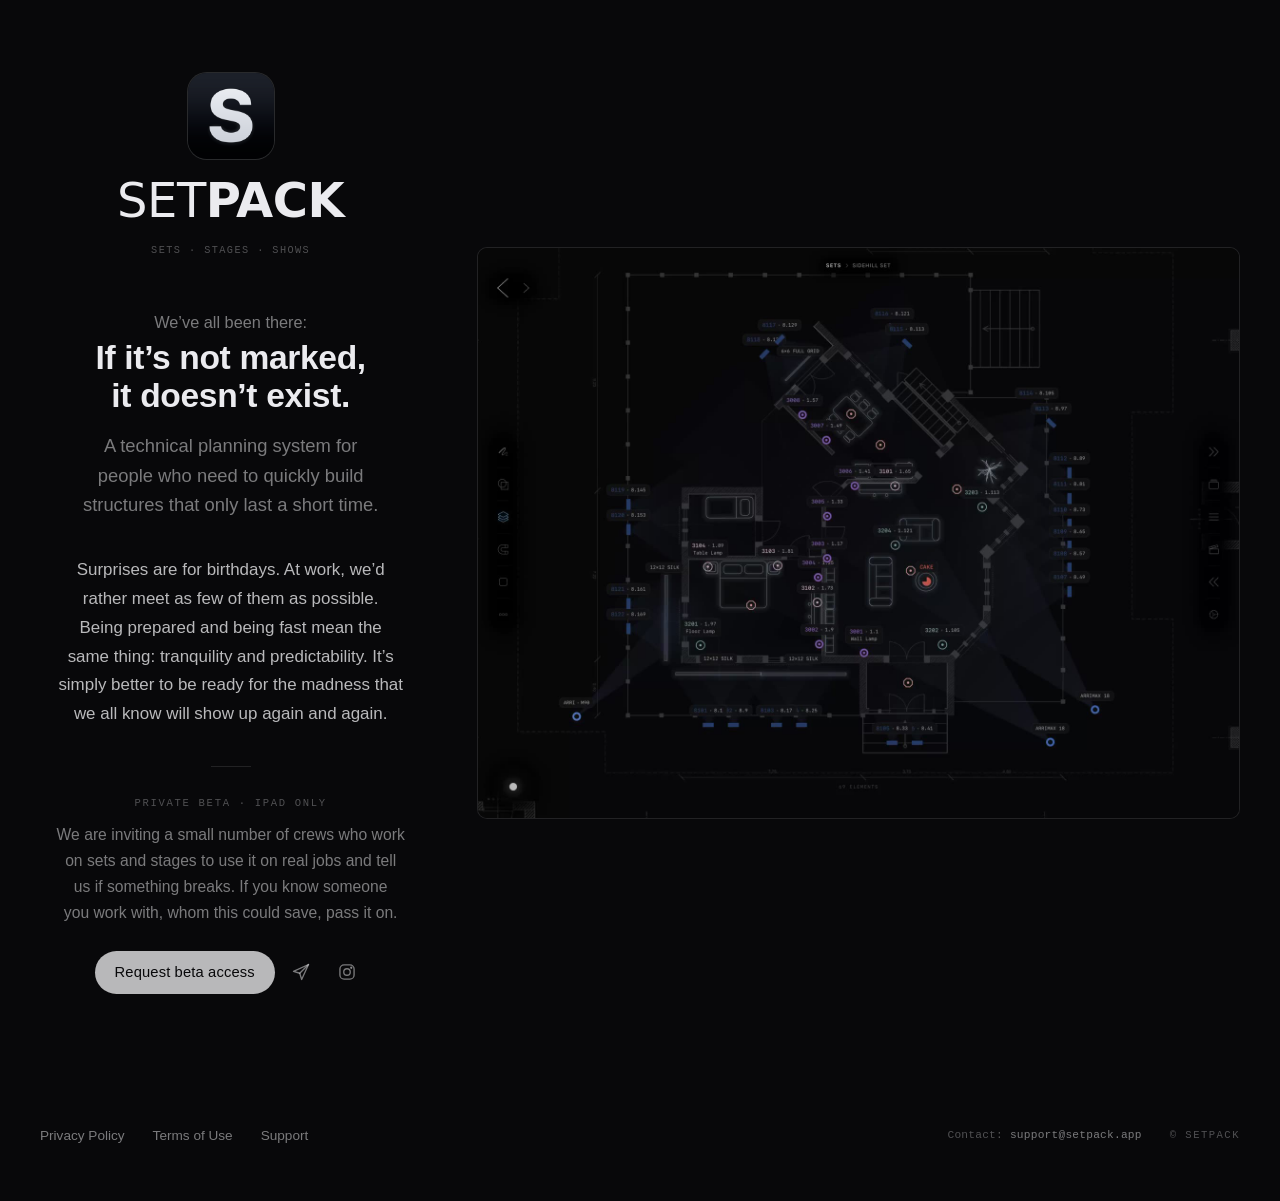
<file: index.html>
<!DOCTYPE html>
<html lang="en">
<head>
<meta charset="utf-8">
<meta name="viewport" content="width=device-width, initial-scale=1">
<title>SETPACK — Sets · Stages · Shows</title>
<meta name="description" content="SETPACK — a technical planning system for people who need to quickly build structures that only last a short time. Sets, stages, shows. iPad only.">
<meta name="theme-color" content="#08080A">
<meta property="og:title" content="SETPACK">
<meta property="og:description" content="If it’s not marked, it doesn’t exist. A technical planning system for people who need to quickly build structures that only last a short time.">
<meta property="og:image" content="https://setpack.dev/assets/setpack-icon-512.png">
<meta property="og:url" content="https://setpack.dev/">
<link rel="icon" href="./assets/setpack-icon-32.png" sizes="32x32" type="image/png">
<link rel="apple-touch-icon" href="./assets/setpack-icon-180.png">
<link rel="stylesheet" href="./assets/site.css?v=1017full">
</head>
<body>
  <main class="wrap landing">
    <div class="split">
      <section class="copy">
        <header class="brand">
          <img class="mark" src="./assets/setpack-icon-256.png" width="88" height="88" alt="">
          <h1 class="setpack-wordmark" aria-label="SETPACK">SET<b>PACK</b></h1>
          <span class="label">Sets &middot; Stages &middot; Shows</span>
        </header>

        <p class="lead-in">We&rsquo;ve all been there:</p>
        <p class="claim">If it&rsquo;s not marked, it doesn&rsquo;t exist.</p>
        <p class="tag">A technical planning system for people who need to quickly build structures that only last a short time.</p>

        <p class="story">Surprises are for birthdays. At work, we&rsquo;d rather meet as few of them as possible. Being prepared and being fast mean the same thing: tranquility and predictability. It&rsquo;s simply better to be ready for the madness that we all know will show up again and again.</p>

        <section class="panel">
          <span class="label">Private beta &middot; iPad only</span>
          <p>We are inviting a small number of crews who work on sets and stages to use it on real jobs and tell us if something breaks. If you know someone you work with, whom this could save, pass it on.</p>
          <div class="actions">
            <a class="cta" href="https://tally.so/r/zxBXXZ">Request beta access</a>
            <button class="cta ghost plane" type="button" id="pass-it-on" aria-label="Pass it on" title="Pass it on">
              <svg viewBox="0 0 24 24" width="20" height="20" aria-hidden="true" fill="none" stroke="currentColor" stroke-width="1.6" stroke-linejoin="round" stroke-linecap="round"><path d="M3 11.2 21 3l-8.2 18-2.3-7.5L3 11.2Z"/><path d="M10.5 13.5 21 3"/></svg>
            </button>
<a class="cta ghost plane" href="https://www.instagram.com/setpack.app/" target="_blank" rel="noopener" aria-label="SETPACK on Instagram" title="@setpack.app">
              <svg viewBox="0 0 24 24" width="20" height="20" aria-hidden="true" fill="none" stroke="currentColor" stroke-width="1.6" stroke-linejoin="round" stroke-linecap="round"><rect x="3.5" y="3.5" width="17" height="17" rx="5"/><circle cx="12" cy="12" r="3.9"/><circle cx="17.1" cy="6.9" r="0.6" fill="currentColor"/></svg>
            </a>
          </div>
        </section>
        <script>
          // Pass it on: the phone's own share sheet (WhatsApp, Messages, AirDrop...), else copy the link. No tracking.
          (function () {
            var b = document.getElementById('pass-it-on');
            if (!b) return;
            var url = 'https://setpack.dev/';
            var data = { title: 'SETPACK', text: 'If it\u2019s not marked, it doesn\u2019t exist.', url: url };
            function done(label) { b.title = label; b.classList.add('ok'); setTimeout(function () { b.title = 'Pass it on'; b.classList.remove('ok'); }, 2200); }
            b.addEventListener('click', function () {
              if (navigator.share) { navigator.share(data).catch(function () {}); return; }
              if (navigator.clipboard && window.isSecureContext) {
                navigator.clipboard.writeText(url).then(function () { done('Link copied'); }, function () { location.href = 'mailto:?subject=SETPACK&body=' + encodeURIComponent(data.text + '\n' + url); });
                return;
              }
              location.href = 'mailto:?subject=SETPACK&body=' + encodeURIComponent(data.text + '\n' + url);
            });
          })();
        </script>
      </section>

      <figure class="shot device">
        <video autoplay muted loop playsinline preload="metadata" poster="./assets/plot-full-poster.jpg?v=1017" width="1600" height="1200" aria-label="A lighting plot in SETPACK: fixtures, frames and furniture marked on a set floor plan, cleared and placed again.">
          <source src="./assets/plot-full.mp4?v=1017b" type="video/mp4">
        </video>
      </figure>
    </div>

    <div class="foot">
      <nav>
        <a href="./privacy.html">Privacy Policy</a>
        <a href="./terms.html">Terms of Use</a>
        <a href="./support.html">Support</a>
      </nav>
      <p class="contact">Contact: <a href="mailto:support@setpack.app">support@setpack.app</a></p>
      <footer>&copy; SETPACK</footer>
    </div>
  </main>
</body>
</html>
</file>
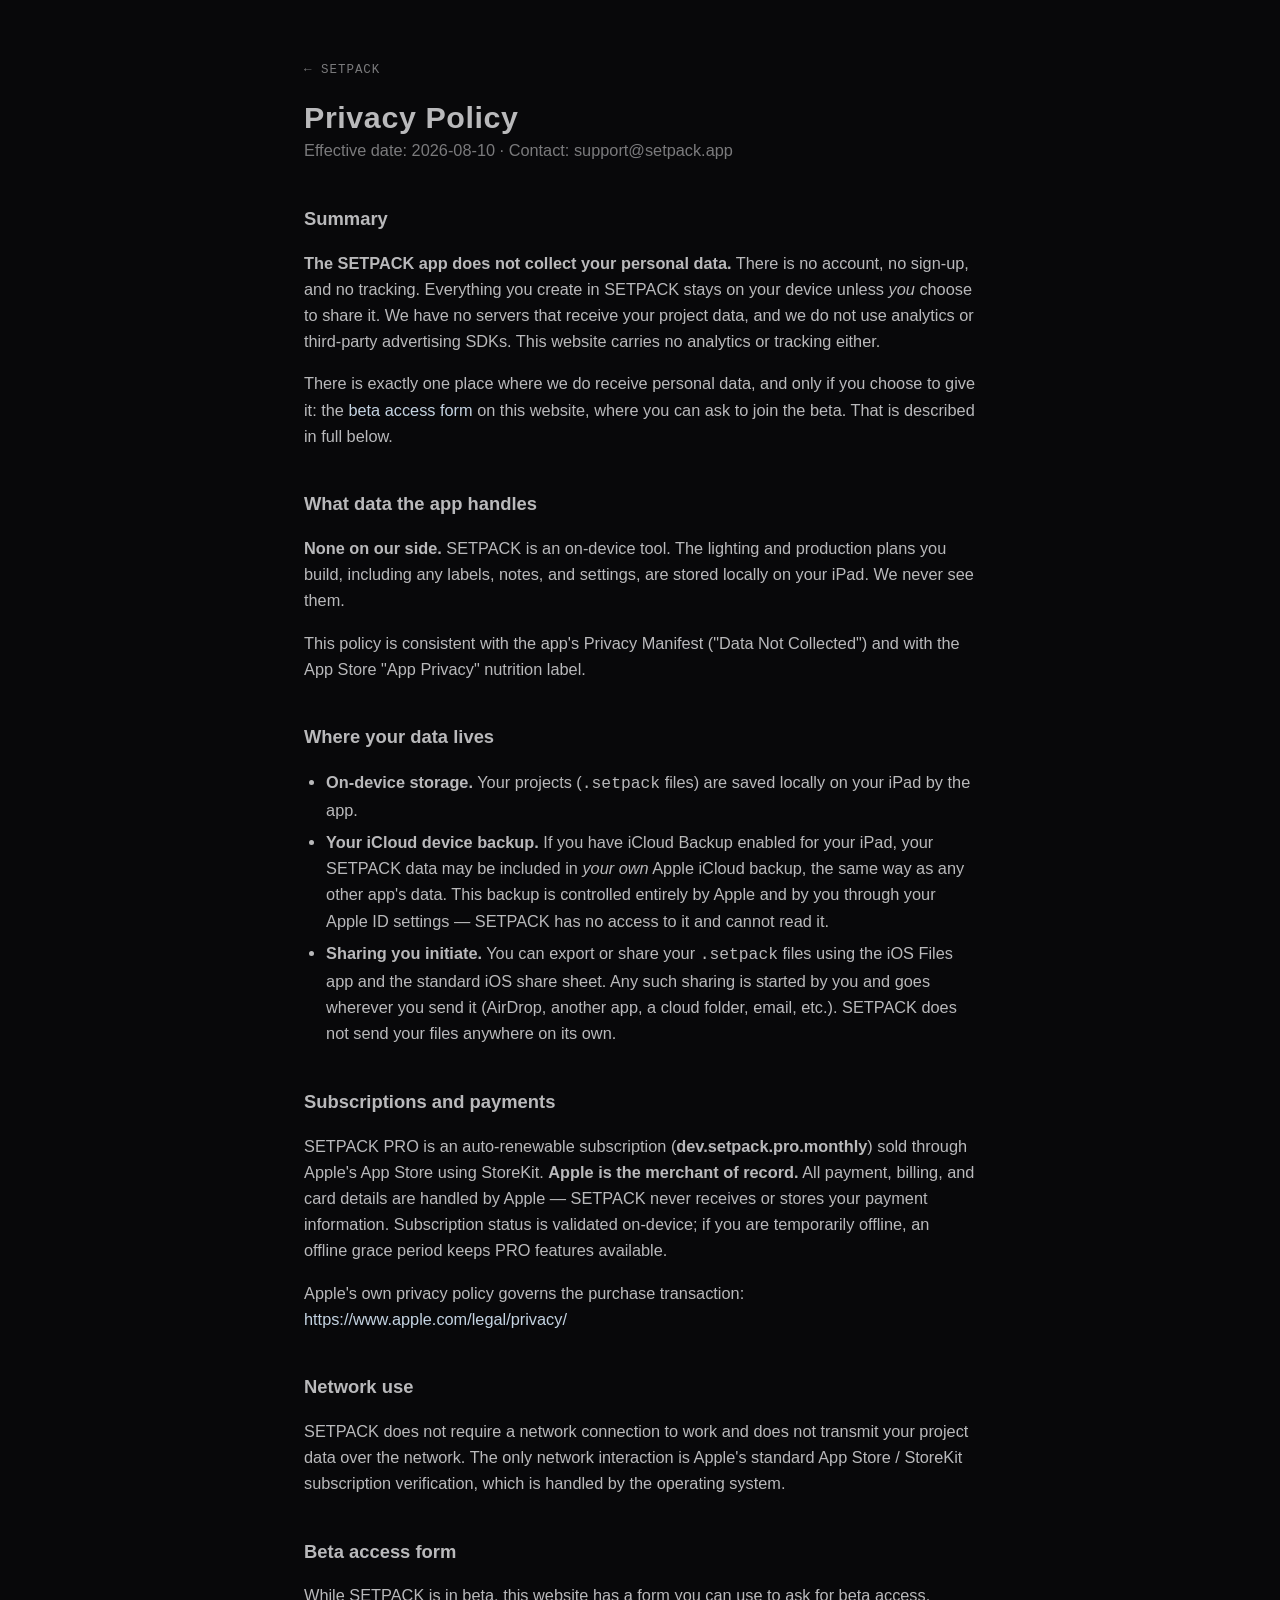
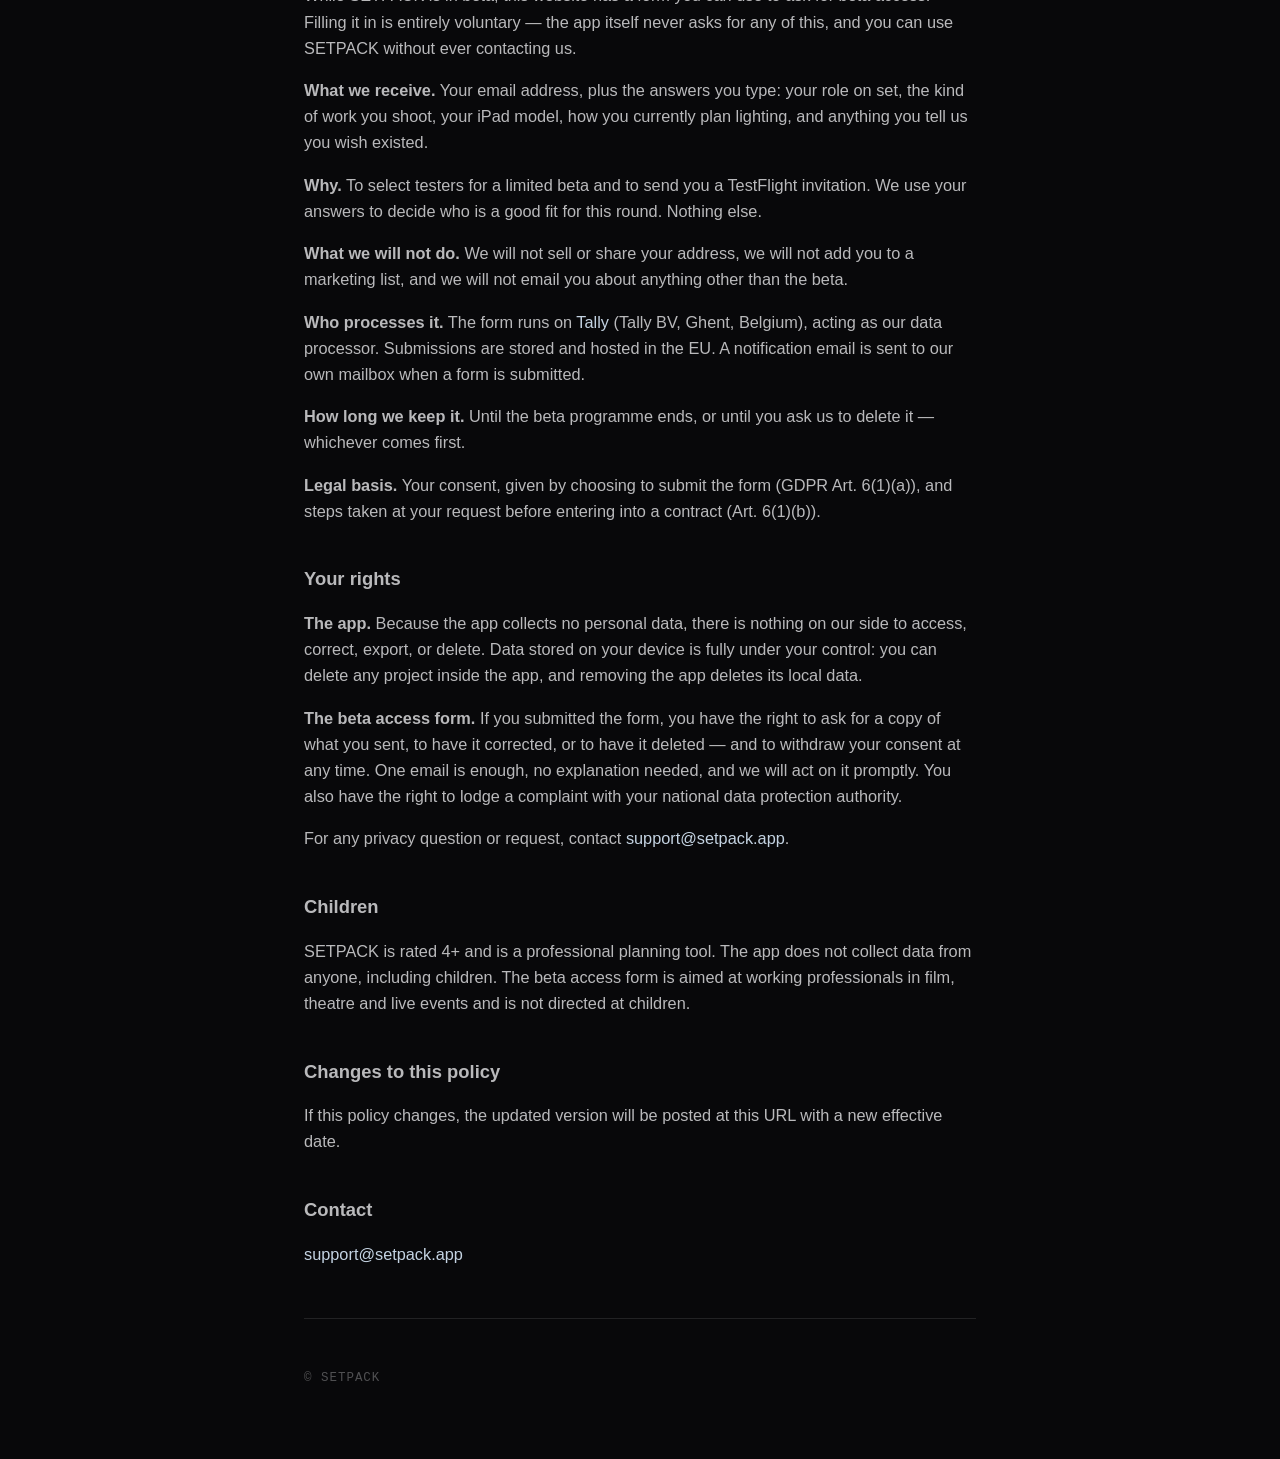
<file: privacy.html>
<!DOCTYPE html>
<html lang="en">
<head>
<meta charset="utf-8">
<meta name="viewport" content="width=device-width, initial-scale=1">
<title>SETPACK — Privacy Policy</title>
<meta name="description" content="SETPACK Privacy Policy — the SETPACK app does not collect your personal data.">
<meta name="theme-color" content="#08080A">
<link rel="icon" href="./assets/setpack-icon-32.png" sizes="32x32" type="image/png">
<link rel="apple-touch-icon" href="./assets/setpack-icon-180.png">
<link rel="stylesheet" href="./assets/site.css?v=1017full">
</head>
<body>
  <main class="wrap doc">
    <a class="back" href="./index.html">&larr; SETPACK</a>
    <h1>Privacy Policy</h1>
    <p class="meta">Effective date: 2026-08-10 &middot; Contact: <a href="mailto:support@setpack.app">support@setpack.app</a></p>

    <h2>Summary</h2>
    <p><strong>The SETPACK app does not collect your personal data.</strong> There is no account, no sign-up, and no tracking. Everything you create in SETPACK stays on your device unless <em>you</em> choose to share it. We have no servers that receive your project data, and we do not use analytics or third-party advertising SDKs. This website carries no analytics or tracking either.</p>

    <p>There is exactly one place where we do receive personal data, and only if you choose to give it: the <a href="#beta-form">beta access form</a> on this website, where you can ask to join the beta. That is described in full below.</p>

    <h2>What data the app handles</h2>
    <p><strong>None on our side.</strong> SETPACK is an on-device tool. The lighting and production plans you build, including any labels, notes, and settings, are stored locally on your iPad. We never see them.</p>
    <p>This policy is consistent with the app's Privacy Manifest ("Data Not Collected") and with the App Store "App Privacy" nutrition label.</p>

    <h2>Where your data lives</h2>
    <ul>
      <li><strong>On-device storage.</strong> Your projects (<code>.setpack</code> files) are saved locally on your iPad by the app.</li>
      <li><strong>Your iCloud device backup.</strong> If you have iCloud Backup enabled for your iPad, your SETPACK data may be included in <em>your own</em> Apple iCloud backup, the same way as any other app's data. This backup is controlled entirely by Apple and by you through your Apple ID settings — SETPACK has no access to it and cannot read it.</li>
      <li><strong>Sharing you initiate.</strong> You can export or share your <code>.setpack</code> files using the iOS Files app and the standard iOS share sheet. Any such sharing is started by you and goes wherever you send it (AirDrop, another app, a cloud folder, email, etc.). SETPACK does not send your files anywhere on its own.</li>
    </ul>

    <h2>Subscriptions and payments</h2>
    <p>SETPACK PRO is an auto-renewable subscription (<strong>dev.setpack.pro.monthly</strong>) sold through Apple's App Store using StoreKit. <strong>Apple is the merchant of record.</strong> All payment, billing, and card details are handled by Apple — SETPACK never receives or stores your payment information. Subscription status is validated on-device; if you are temporarily offline, an offline grace period keeps PRO features available.</p>
    <p>Apple's own privacy policy governs the purchase transaction: <a href="https://www.apple.com/legal/privacy/">https://www.apple.com/legal/privacy/</a></p>

    <h2>Network use</h2>
    <p>SETPACK does not require a network connection to work and does not transmit your project data over the network. The only network interaction is Apple's standard App Store / StoreKit subscription verification, which is handled by the operating system.</p>

    <h2 id="beta-form">Beta access form</h2>
    <p>While SETPACK is in beta, this website has a form you can use to ask for beta access. Filling it in is entirely voluntary — the app itself never asks for any of this, and you can use SETPACK without ever contacting us.</p>
    <p><strong>What we receive.</strong> Your email address, plus the answers you type: your role on set, the kind of work you shoot, your iPad model, how you currently plan lighting, and anything you tell us you wish existed.</p>
    <p><strong>Why.</strong> To select testers for a limited beta and to send you a TestFlight invitation. We use your answers to decide who is a good fit for this round. Nothing else.</p>
    <p><strong>What we will not do.</strong> We will not sell or share your address, we will not add you to a marketing list, and we will not email you about anything other than the beta.</p>
    <p><strong>Who processes it.</strong> The form runs on <a href="https://tally.so" rel="noopener">Tally</a> (Tally BV, Ghent, Belgium), acting as our data processor. Submissions are stored and hosted in the EU. A notification email is sent to our own mailbox when a form is submitted.</p>
    <p><strong>How long we keep it.</strong> Until the beta programme ends, or until you ask us to delete it — whichever comes first.</p>
    <p><strong>Legal basis.</strong> Your consent, given by choosing to submit the form (GDPR Art. 6(1)(a)), and steps taken at your request before entering into a contract (Art. 6(1)(b)).</p>

    <h2>Your rights</h2>
    <p><strong>The app.</strong> Because the app collects no personal data, there is nothing on our side to access, correct, export, or delete. Data stored on your device is fully under your control: you can delete any project inside the app, and removing the app deletes its local data.</p>
    <p><strong>The beta access form.</strong> If you submitted the form, you have the right to ask for a copy of what you sent, to have it corrected, or to have it deleted — and to withdraw your consent at any time. One email is enough, no explanation needed, and we will act on it promptly. You also have the right to lodge a complaint with your national data protection authority.</p>
    <p>For any privacy question or request, contact <a href="mailto:support@setpack.app">support@setpack.app</a>.</p>

    <h2>Children</h2>
    <p>SETPACK is rated 4+ and is a professional planning tool. The app does not collect data from anyone, including children. The beta access form is aimed at working professionals in film, theatre and live events and is not directed at children.</p>

    <h2>Changes to this policy</h2>
    <p>If this policy changes, the updated version will be posted at this URL with a new effective date.</p>

    <h2>Contact</h2>
    <p><a href="mailto:support@setpack.app">support@setpack.app</a></p>

    <hr>
    <footer>&copy; SETPACK</footer>
  </main>
</body>
</html>
</file>
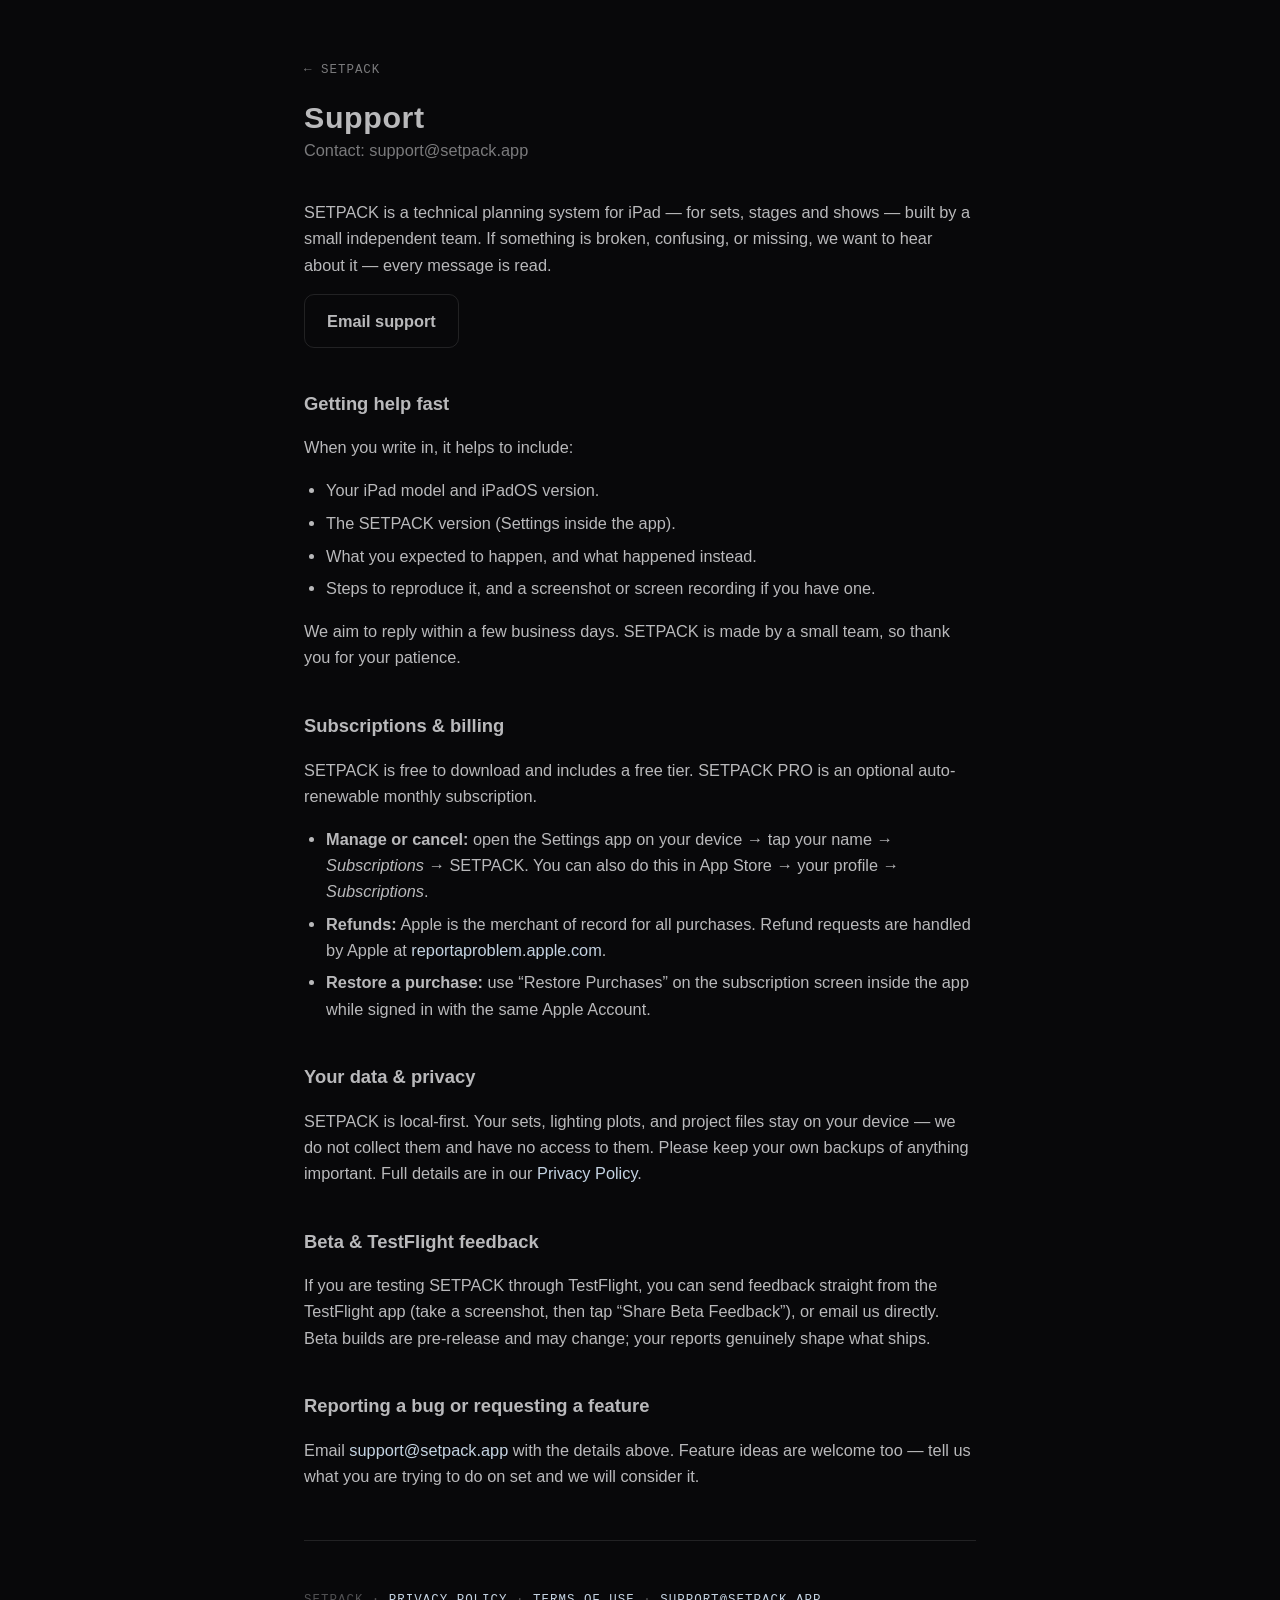
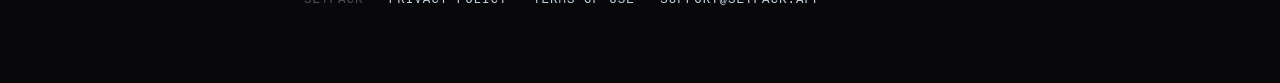
<file: support.html>
<!DOCTYPE html>
<html lang="en">
<head>
<meta charset="utf-8">
<meta name="viewport" content="width=device-width, initial-scale=1">
<title>SETPACK — Support</title>
<meta name="description" content="SETPACK support — contact, subscriptions, data, and beta feedback.">
<meta name="theme-color" content="#08080A">
<link rel="icon" href="./assets/setpack-icon-32.png" sizes="32x32" type="image/png">
<link rel="apple-touch-icon" href="./assets/setpack-icon-180.png">
<link rel="stylesheet" href="./assets/site.css?v=1017full">
</head>
<body>
  <main class="wrap doc">
    <a class="back" href="./index.html">&larr; SETPACK</a>
    <h1>Support</h1>
    <p class="meta">Contact: <a href="mailto:support@setpack.app">support@setpack.app</a></p>

    <p>SETPACK is a technical planning system for iPad &mdash; for sets, stages and shows &mdash; built by a small independent team. If something is broken, confusing, or missing, we want to hear about it — every message is read.</p>

    <p><a class="cta ghost" href="mailto:support@setpack.app?subject=SETPACK%20support">Email support</a></p>

    <h2>Getting help fast</h2>
    <p>When you write in, it helps to include:</p>
    <ul>
      <li>Your iPad model and iPadOS version.</li>
      <li>The SETPACK version (Settings inside the app).</li>
      <li>What you expected to happen, and what happened instead.</li>
      <li>Steps to reproduce it, and a screenshot or screen recording if you have one.</li>
    </ul>
    <p>We aim to reply within a few business days. SETPACK is made by a small team, so thank you for your patience.</p>

    <h2>Subscriptions &amp; billing</h2>
    <p>SETPACK is free to download and includes a free tier. SETPACK PRO is an optional auto-renewable monthly subscription.</p>
    <ul>
      <li><strong>Manage or cancel:</strong> open the Settings app on your device → tap your name → <em>Subscriptions</em> → SETPACK. You can also do this in App Store → your profile → <em>Subscriptions</em>.</li>
      <li><strong>Refunds:</strong> Apple is the merchant of record for all purchases. Refund requests are handled by Apple at <a href="https://reportaproblem.apple.com/">reportaproblem.apple.com</a>.</li>
      <li><strong>Restore a purchase:</strong> use “Restore Purchases” on the subscription screen inside the app while signed in with the same Apple Account.</li>
    </ul>

    <h2>Your data &amp; privacy</h2>
    <p>SETPACK is local-first. Your sets, lighting plots, and project files stay on your device — we do not collect them and have no access to them. Please keep your own backups of anything important. Full details are in our <a href="/privacy">Privacy Policy</a>.</p>

    <h2>Beta &amp; TestFlight feedback</h2>
    <p>If you are testing SETPACK through TestFlight, you can send feedback straight from the TestFlight app (take a screenshot, then tap “Share Beta Feedback”), or email us directly. Beta builds are pre-release and may change; your reports genuinely shape what ships.</p>

    <h2>Reporting a bug or requesting a feature</h2>
    <p>Email <a href="mailto:support@setpack.app">support@setpack.app</a> with the details above. Feature ideas are welcome too — tell us what you are trying to do on set and we will consider it.</p>

    <hr>
    <footer>SETPACK &middot; <a href="/privacy">Privacy Policy</a> &middot; <a href="/terms">Terms of Use</a> &middot; <a href="mailto:support@setpack.app">support@setpack.app</a></footer>
  </main>
</body>
</html>
</file>
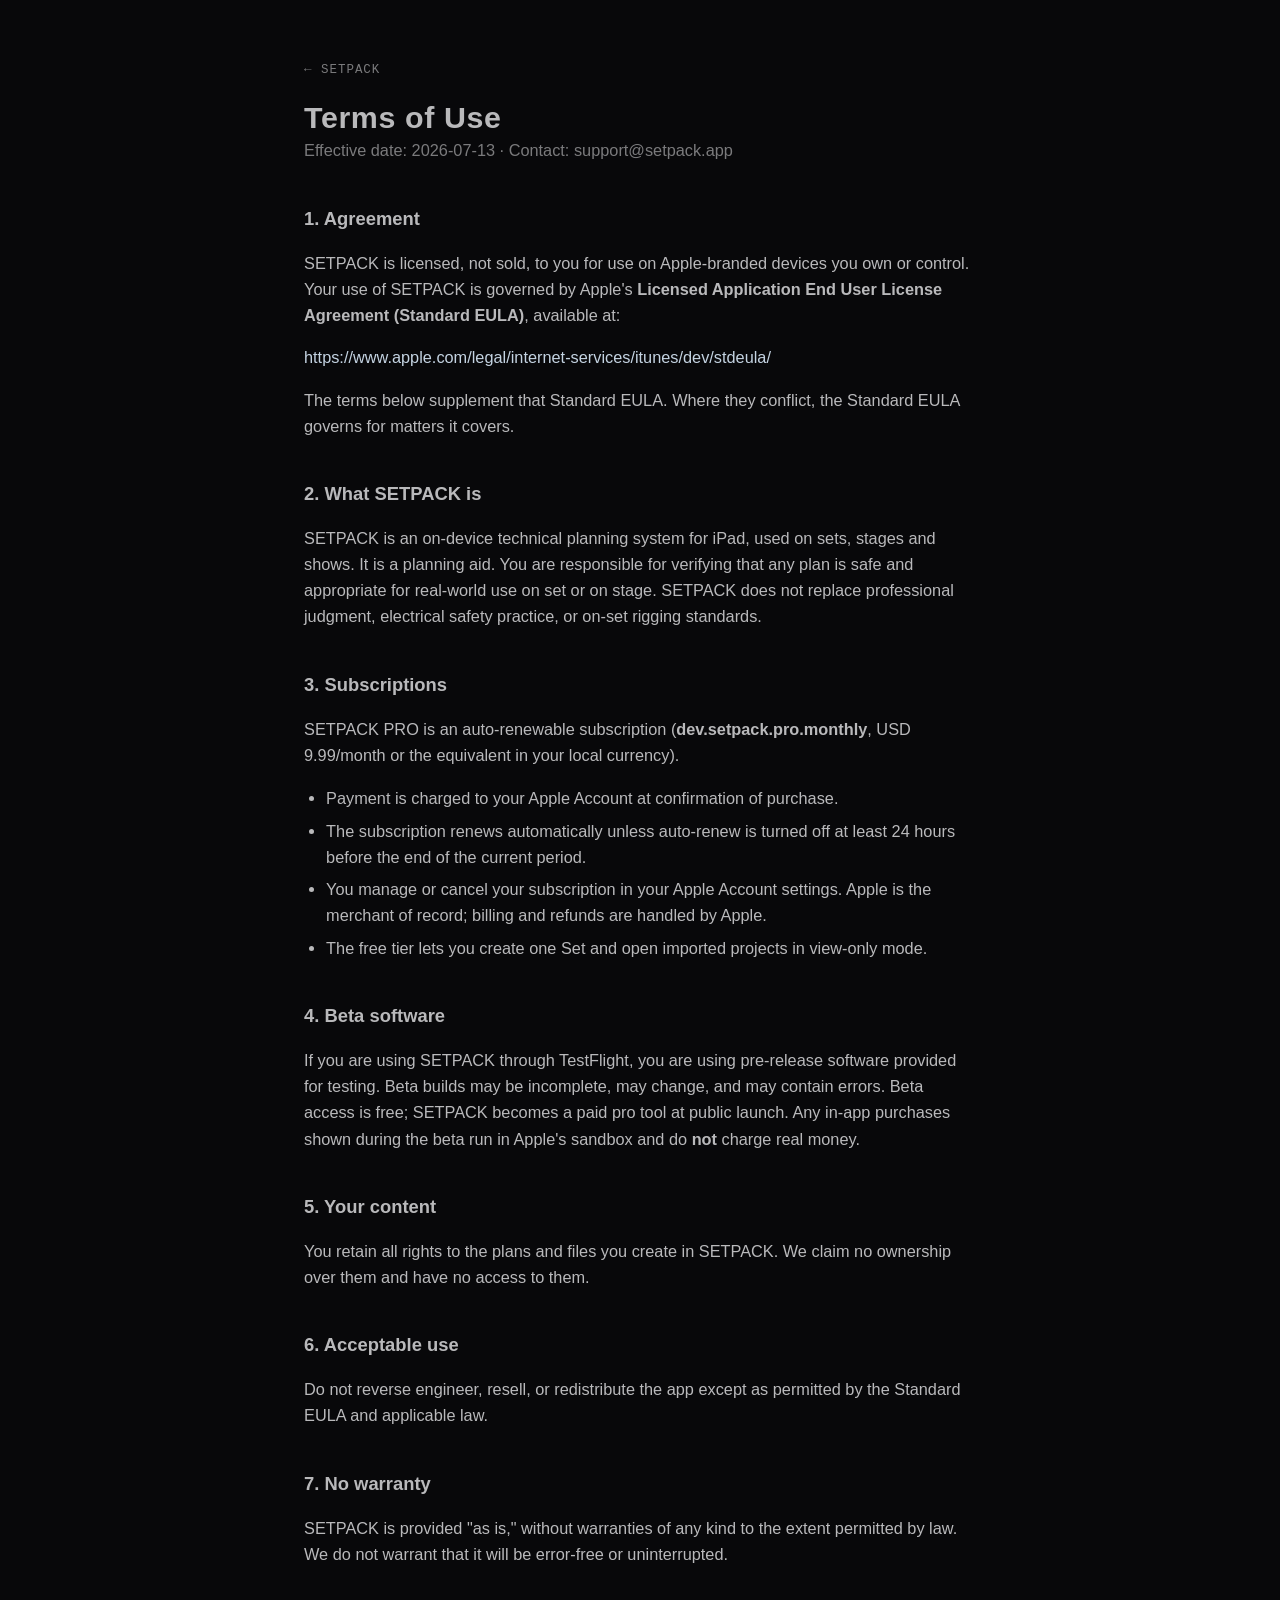
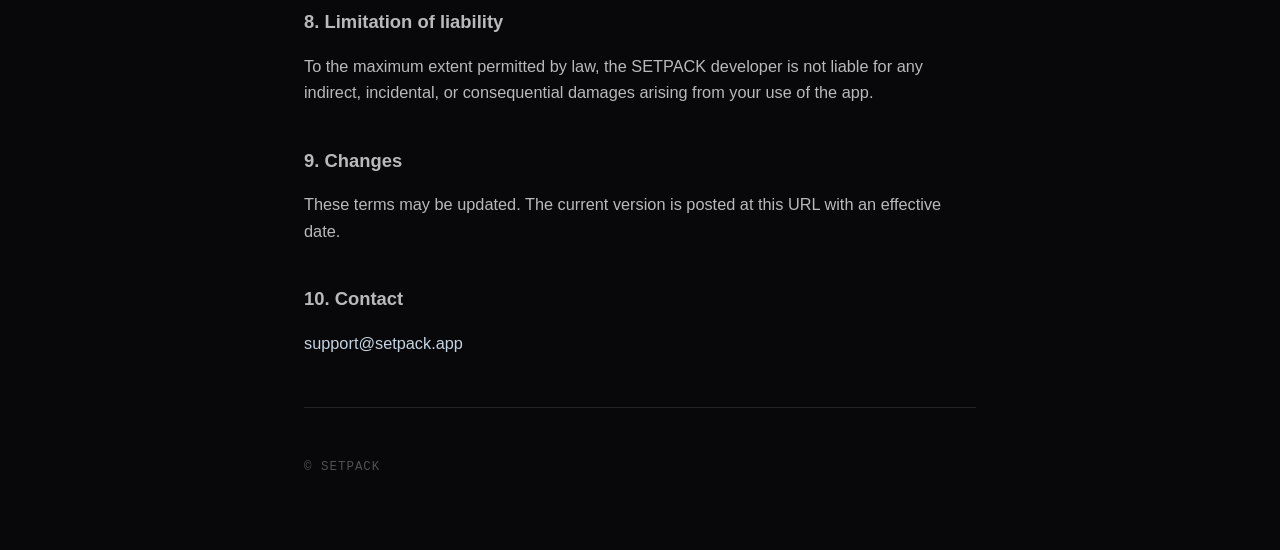
<file: terms.html>
<!DOCTYPE html>
<html lang="en">
<head>
<meta charset="utf-8">
<meta name="viewport" content="width=device-width, initial-scale=1">
<title>SETPACK — Terms of Use</title>
<meta name="description" content="SETPACK Terms of Use.">
<meta name="theme-color" content="#08080A">
<link rel="icon" href="./assets/setpack-icon-32.png" sizes="32x32" type="image/png">
<link rel="apple-touch-icon" href="./assets/setpack-icon-180.png">
<link rel="stylesheet" href="./assets/site.css?v=1017full">
</head>
<body>
  <main class="wrap doc">
    <a class="back" href="./index.html">&larr; SETPACK</a>
    <h1>Terms of Use</h1>
    <p class="meta">Effective date: 2026-07-13 &middot; Contact: <a href="mailto:support@setpack.app">support@setpack.app</a></p>

    <h2>1. Agreement</h2>
    <p>SETPACK is licensed, not sold, to you for use on Apple-branded devices you own or control. Your use of SETPACK is governed by Apple's <strong>Licensed Application End User License Agreement (Standard EULA)</strong>, available at:</p>
    <p><a href="https://www.apple.com/legal/internet-services/itunes/dev/stdeula/">https://www.apple.com/legal/internet-services/itunes/dev/stdeula/</a></p>
    <p>The terms below supplement that Standard EULA. Where they conflict, the Standard EULA governs for matters it covers.</p>

    <h2>2. What SETPACK is</h2>
    <p>SETPACK is an on-device technical planning system for iPad, used on sets, stages and shows. It is a planning aid. You are responsible for verifying that any plan is safe and appropriate for real-world use on set or on stage. SETPACK does not replace professional judgment, electrical safety practice, or on-set rigging standards.</p>

    <h2>3. Subscriptions</h2>
    <p>SETPACK PRO is an auto-renewable subscription (<strong>dev.setpack.pro.monthly</strong>, USD 9.99/month or the equivalent in your local currency).</p>
    <ul>
      <li>Payment is charged to your Apple Account at confirmation of purchase.</li>
      <li>The subscription renews automatically unless auto-renew is turned off at least 24 hours before the end of the current period.</li>
      <li>You manage or cancel your subscription in your Apple Account settings. Apple is the merchant of record; billing and refunds are handled by Apple.</li>
      <li>The free tier lets you create one Set and open imported projects in view-only mode.</li>
    </ul>

    <h2>4. Beta software</h2>
    <p>If you are using SETPACK through TestFlight, you are using pre-release software provided for testing. Beta builds may be incomplete, may change, and may contain errors. Beta access is free; SETPACK becomes a paid pro tool at public launch. Any in-app purchases shown during the beta run in Apple's sandbox and do <strong>not</strong> charge real money.</p>

    <h2>5. Your content</h2>
    <p>You retain all rights to the plans and files you create in SETPACK. We claim no ownership over them and have no access to them.</p>

    <h2>6. Acceptable use</h2>
    <p>Do not reverse engineer, resell, or redistribute the app except as permitted by the Standard EULA and applicable law.</p>

    <h2>7. No warranty</h2>
    <p>SETPACK is provided "as is," without warranties of any kind to the extent permitted by law. We do not warrant that it will be error-free or uninterrupted.</p>

    <h2>8. Limitation of liability</h2>
    <p>To the maximum extent permitted by law, the SETPACK developer is not liable for any indirect, incidental, or consequential damages arising from your use of the app.</p>

    <h2>9. Changes</h2>
    <p>These terms may be updated. The current version is posted at this URL with an effective date.</p>

    <h2>10. Contact</h2>
    <p><a href="mailto:support@setpack.app">support@setpack.app</a></p>

    <hr>
    <footer>&copy; SETPACK</footer>
  </main>
</body>
</html>
</file>
<file: assets/site.css>
/* SETPACK — site stylesheet
   Tokens from the brand book data block (BRAND/tools/build_brand_book.py):
   chrome ladder 220°: boardVeil #08080A · panelSurface #101113 · panelSurfaceRaised #151619 · chipRaisedFill #1C1E21
   ink rgba(216,216,218,.85) (never pure #FFF) · hairline rgba(216,216,218,.12) · single accent #C4D3E2
   type: sans (SF Pro) for text, mono (SF Mono / JetBrains Mono) for labels & numbers. No gradients, no analytics. */

:root {
  color-scheme: dark;
  --board: #08080A;
  --panel: #101113;
  --raised: #151619;
  --top: #1C1E21;
  --ink: rgba(216,216,218,0.85);
  --ink-2: rgba(216,216,218,0.55);
  --ink-3: rgba(216,216,218,0.35);
  --hair: rgba(216,216,218,0.12);
  --accent: #C4D3E2;
  --sans: -apple-system, BlinkMacSystemFont, "SF Pro", "Helvetica Neue", "Segoe UI", Roboto, Arial, sans-serif;
  --mono: ui-monospace, "SF Mono", "JetBrains Mono", Menlo, monospace;
}

* { box-sizing: border-box; }
html { background: var(--board); }
body {
  margin: 0;
  font-family: var(--sans);
  font-size: 17px;
  line-height: 1.6;
  color: var(--ink);
  background: var(--board);
  -webkit-font-smoothing: antialiased;
  text-rendering: optimizeLegibility;
}
.wrap { max-width: 640px; margin: 0 auto; padding: 10vh 24px 8vh; }
.wrap.doc { max-width: 720px; padding-top: 6vh; }

a { color: var(--accent); text-decoration: none; }
a:hover { text-decoration: underline; text-underline-offset: 3px; }

/* ── labels: mono, small caps-tracking — the app's chip language ── */
.label, a.back, footer, .contact {
  font-family: var(--mono);
  font-size: 0.78rem;
  letter-spacing: 0.08em;
  text-transform: uppercase;
  color: var(--ink-2);
}
.label { display: block; margin: 0 0 0.9em; }
a.back { display: inline-block; color: var(--ink-2); }
a.back:hover { color: var(--ink); text-decoration: none; }

/* ── hero ── */
.hero { display: flex; align-items: center; gap: 18px; margin: 0 0 1.2em; }
.mark {
  width: 64px; height: 64px; flex: 0 0 64px;
  border-radius: 22.5%;
  border: 1px solid var(--hair);
  background: var(--panel);
  display: block;
}
h1 {
  font-size: 2.3rem; font-weight: 800; letter-spacing: 0.08em;
  line-height: 1; margin: 0; color: var(--ink);
}
/* wordmark — the app's SetpackWordmark: SET light + PACK bold, -0.01em, #EBEBEF */
h1.setpack-wordmark {
  font-family: -apple-system, "SF Pro Display", system-ui, sans-serif;
  font-size: 44px; font-weight: 300; letter-spacing: -0.01em;
  line-height: 1; color: #EBEBEF;
}
.setpack-wordmark b { font-weight: 700; }
.doc h1 { font-size: 1.9rem; letter-spacing: 0.02em; margin: 0.7em 0 0.15em; }
.lead-in { color: var(--ink-2); font-size: 1.02rem; margin: 0 0 0.2em; }
.claim {
  font-size: 1.55rem; font-weight: 600; line-height: 1.25;
  letter-spacing: -0.01em; color: #EBEBEF; margin: 0 0 0.35em;
}
.tag { font-size: 1.12rem; color: var(--ink); margin: 0 0 2.6em; }
.meta { color: var(--ink-2); margin: 0 0 2.2em; }
.meta a { color: inherit; }
h2 { font-size: 1.15rem; font-weight: 600; margin: 2.2em 0 0.4em; color: var(--ink); }
p, li { font-size: 1.02rem; }
ul { padding-left: 1.3em; }
li { margin: 0.4em 0; }

/* ── "what it does": the point is the hero — dot + hairline ring ── */
ul.does { list-style: none; padding: 0; margin: 0 0 2.6em; }
ul.does li { padding: 0 0 0 1.5em; margin-bottom: 0.8em; position: relative; }
ul.does li::before {
  content: ""; position: absolute; left: 1px; top: 0.68em;
  width: 7px; height: 7px; border-radius: 50%;
  background: var(--ink);
  box-shadow: 0 0 0 3px var(--hair);
}

/* ── panel card (beta) ── */
.panel {
  background: var(--panel);
  border: 1px solid var(--hair);
  border-radius: 14px;
  padding: 22px 24px 24px;
  margin: 0 0 2.6em;
}
.panel p { margin: 0 0 1.3em; }

/* ── CTA: the single accent, active state ── */
.cta {
  display: inline-block; padding: 13px 22px; border-radius: 10px;
  background: var(--accent); color: var(--board);
  font-weight: 600; text-decoration: none;
}
.cta:hover { text-decoration: none; filter: brightness(1.06); }
.cta.ghost { background: transparent; color: var(--ink); border: 1px solid var(--hair); }
.cta.ghost:hover { border-color: var(--accent); filter: none; }

/* ── nav chips ── */
nav { display: flex; flex-wrap: wrap; gap: 10px; margin-bottom: 2em; }
nav a {
  display: inline-block; padding: 9px 16px; border-radius: 9px;
  background: var(--raised); border: 1px solid var(--hair);
  color: var(--ink); font-weight: 500; font-size: 0.95rem;
}
nav a:hover { border-color: var(--accent); text-decoration: none; }

.contact { text-transform: none; letter-spacing: 0.02em; }
.contact a { color: var(--ink); }
hr { border: none; border-top: 1px solid var(--hair); margin: 3em 0 1.5em; }
footer { margin-top: 4em; color: var(--ink-3); }

@media (max-width: 480px) {
  h1 { font-size: 1.9rem; }
  h1.setpack-wordmark { font-size: 36px; }
  .lead-in { color: var(--ink-2); font-size: 1.02rem; margin: 0 0 0.2em; }
.claim { font-size: 1.3rem; }
  .mark { width: 52px; height: 52px; flex-basis: 52px; }
  .hero { gap: 14px; }
}

/* ── landing: text column left / video right; brand + copy centred in the column, as on phones ── */
.wrap.landing { max-width: 1520px; padding: 8vh 40px 6vh; }

.brand {
  display: flex; flex-direction: column; align-items: center; text-align: center;
  gap: 16px; margin: 0 0 3em;
}
.brand .mark {
  width: 88px; height: 88px; flex: none; border-radius: 22.5%;
}
.brand h1.setpack-wordmark { font-size: 48px; }
.brand .label { margin: 2px 0 0; color: var(--ink-3); font-size: 0.64rem; letter-spacing: 0.14em; }

.split {
  display: grid; grid-template-columns: minmax(340px, 4fr) minmax(0, 8fr);
  gap: 56px; align-items: center; margin: 0 0 10vh;
}
.copy .lead-in, .copy .claim, .copy .tag { text-align: center; }
.copy .claim { font-size: 2.1rem; line-height: 1.15; margin: 0 0 0.45em; text-wrap: balance; }
.copy .tag { font-size: 1.15rem; color: var(--ink-2); margin: 0 0 2em; text-wrap: balance; }
.copy ul.does { margin-bottom: 2.2em; }
.copy .panel { margin: 0; }

/* video: no mockup, as large as the layout allows — just the footage, hairline + small radius */
.shot { margin: 0; }
.shot.device video {
  display: block; width: 100%; height: auto;
  border-radius: 10px; border: 1px solid var(--hair); background: var(--board);
}

.foot { border-top: 1px solid var(--hair); padding-top: 2.4em; text-align: center; }
.foot nav { justify-content: center; }
.foot footer { margin-top: 1.6em; }

/* tablet / phone: one column, video directly under the claim */
@media (max-width: 900px) {
  .split { display: flex; flex-direction: column; align-items: stretch; gap: 0; }
  .copy { display: contents; }
  .copy .lead-in, .copy .claim, .copy .tag { order: 0; }
  .shot.device { order: 1; margin: 0 0 2.4em; }
  .copy ul.does { order: 2; }
  .copy .panel { order: 3; }
  .brand { margin-bottom: 5vh; }
}
@media (max-width: 600px) {
  .wrap.landing { padding: 7vh 20px 5vh; }
  .brand { gap: 12px; }
  .brand .mark { width: 60px; height: 60px; }
  .brand h1.setpack-wordmark { font-size: 32px; }
  .copy .claim { font-size: 1.95rem; line-height: 1.12; }
  .shot.device { margin-left: -20px; margin-right: -20px; }
  .shot.device video { border-radius: 0; border-left: 0; border-right: 0; }
}

/* beta actions: CTA + a small paper-plane "pass it on" button, one row */
.panel .actions { display: flex; align-items: stretch; gap: 10px; }
button.cta { font: inherit; font-weight: 600; cursor: pointer; }
.cta.plane { display: inline-flex; align-items: center; justify-content: center; padding: 0 15px; color: var(--ink); }
.cta.plane:hover { color: var(--accent); }
.cta.plane.ok { border-color: var(--accent); color: var(--accent); }

/* story: the message core as one flowing paragraph (replaces the 3 points) */
.copy .story { font-size: 1.06rem; line-height: 1.7; color: var(--ink); margin: 0 auto 2.2em; max-width: 34em; text-align: center; text-wrap: balance; }
@media (max-width: 900px) { .copy .story { order: 2; } }

/* beta block, quiet: no card — a short centred hairline, centred copy, a smaller filled pill (the single accent), bare paper plane */
.copy .panel {
  background: none; border: 0; border-radius: 0; padding: 0;
  max-width: 30em; margin: 0 auto; text-align: center;
}
.copy .panel::before { content: ""; display: block; width: 40px; height: 1px; background: var(--hair); margin: 0 auto 1.6em; }
.copy .panel .label { color: var(--ink-3); font-size: 0.66rem; letter-spacing: 0.16em; margin-bottom: 1em; }
.copy .panel p { color: var(--ink-2); font-size: 0.98rem; line-height: 1.65; text-wrap: balance; margin-bottom: 1.6em; }
.copy .panel .actions { justify-content: center; align-items: center; gap: 6px; }
.copy .panel .cta { padding: 10px 20px; border-radius: 999px; font-size: 0.92rem; font-weight: 500; letter-spacing: 0.01em; background: var(--ink); color: var(--board); }
.copy .panel .cta.plane { border: 0; background: none; width: 40px; height: 40px; padding: 0; color: var(--ink-2); }
.copy .panel .cta.plane:hover, .copy .panel .cta.plane.ok { color: var(--ink); }

/* foot, quiet like the beta block: plain links, no chips; contact + © in the same small mono */
.foot { border-top: 0; }
.foot nav { gap: 28px; margin-bottom: 1.4em; }
.foot nav a { padding: 0; background: none; border: 0; border-radius: 0; color: var(--ink-2); font-size: 0.85rem; font-weight: 400; }
.foot nav a:hover { color: var(--ink); text-decoration: none; }
.foot .contact { color: var(--ink-3); font-size: 0.7rem; margin: 0; }
.foot .contact a { color: var(--ink-2); }
.foot footer { margin-top: 0.8em; font-size: 0.66rem; letter-spacing: 0.14em; }

/* foot on wide screens: one row across the content width — the three links left, contact + © right */
@media (min-width: 901px) {
  .foot { display: flex; align-items: center; justify-content: space-between; gap: 28px; text-align: left; }
  .foot nav { order: 0; margin: 0 auto 0 0; }
  .foot .contact { order: 1; margin: 0; }
  .foot footer { order: 2; margin: 0; }
}
</file>
